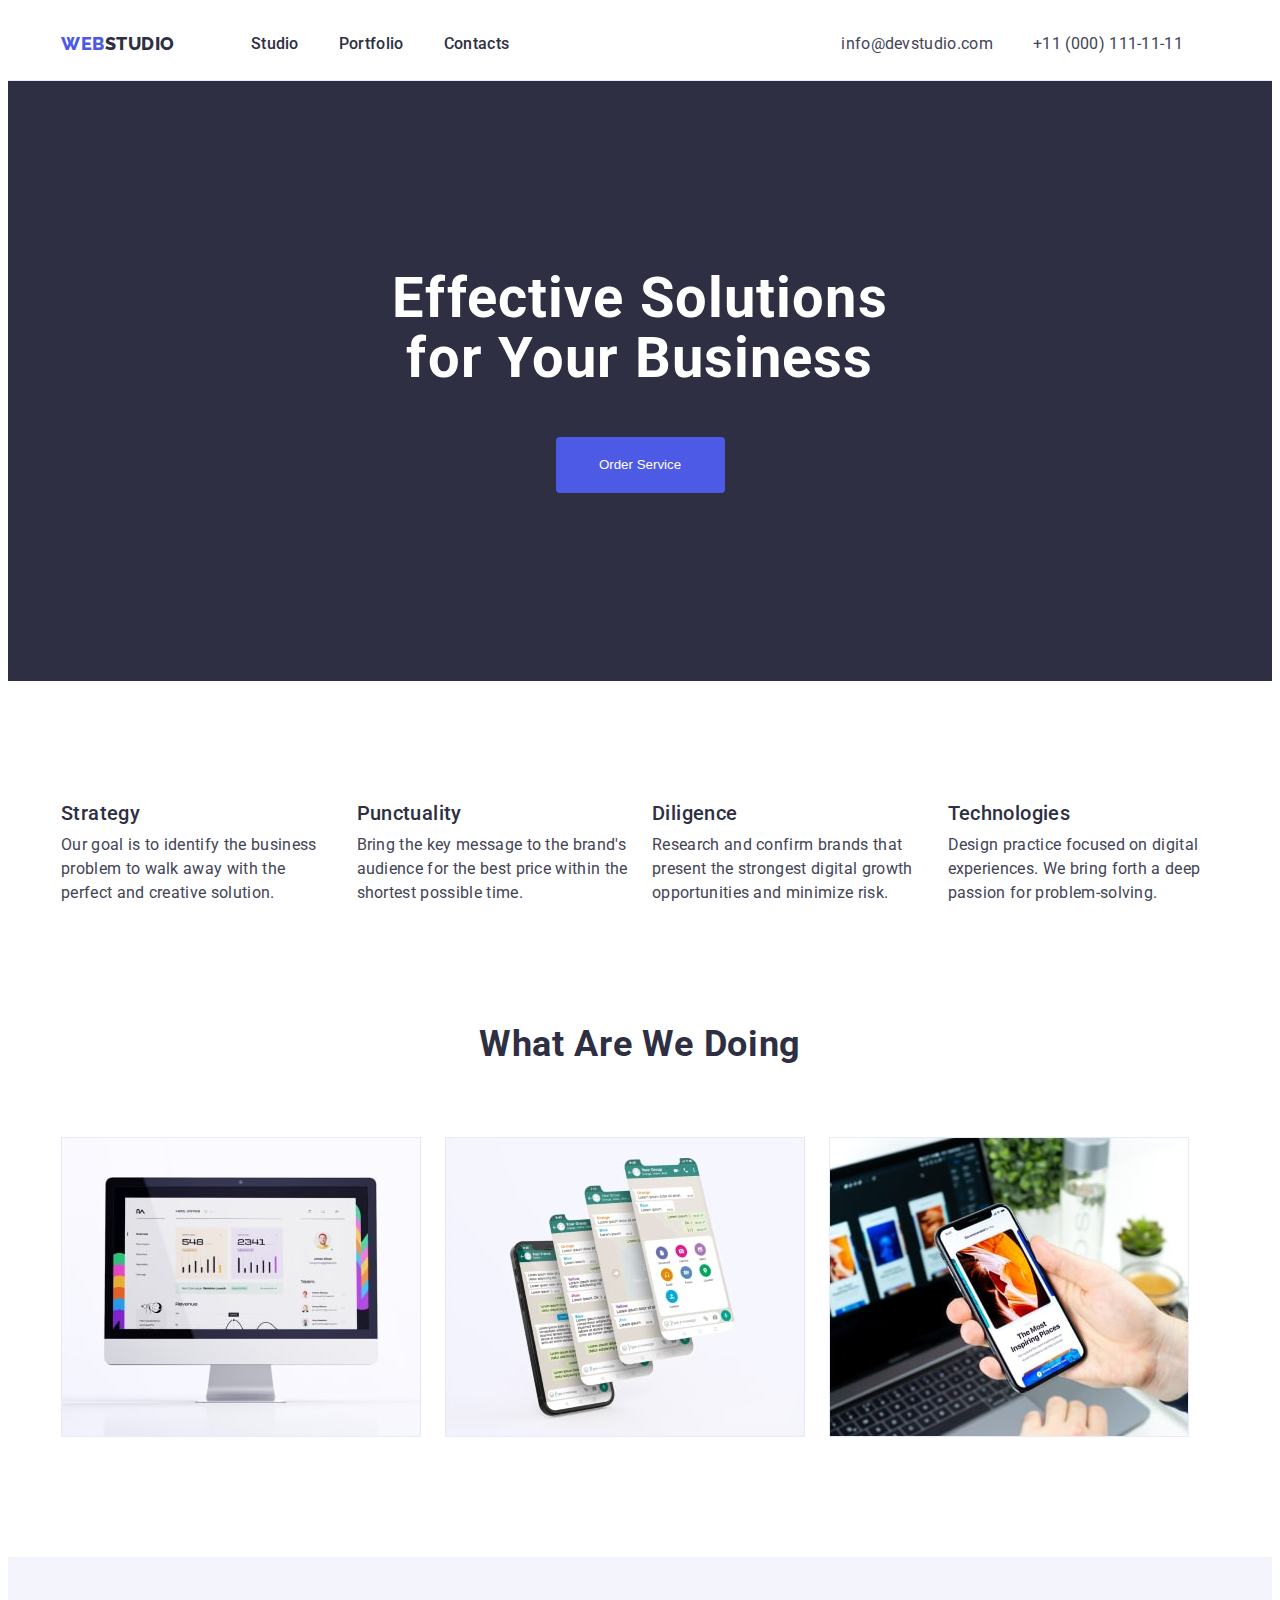
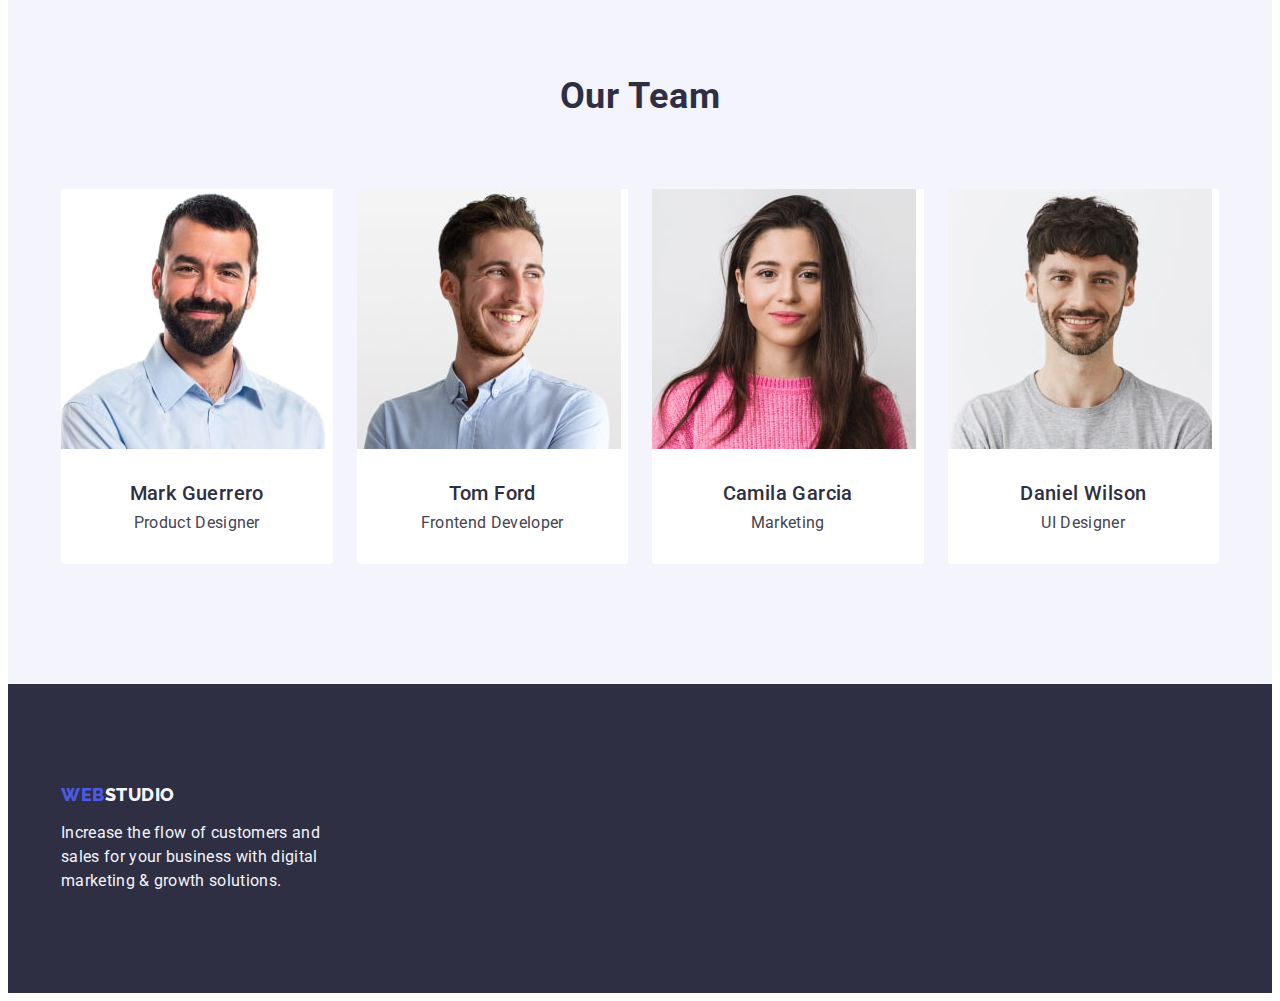
<file: index.html>
<!DOCTYPE html>
<html lang="en">
  <head>
    <meta charset="utf-8" />
    <meta
      name="description"
      content="site of a studio that develops site designs"
    />
    <title>Студія</title>
    <link
      rel="stylesheet"
      href="https://cdnjs.cloudflare.com/ajax/libs/modern-normalize/2.0.0/modern-normalize.min.css"
      integrity="sha512-4xo8blKMVCiXpTaLzQSLSw3KFOVPWhm/TRtuPVc4WG6kUgjH6J03IBuG7JZPkcWMxJ5huwaBpOpnwYElP/m6wg=="
      crossorigin="anonymous"
      referrerpolicy="no-referrer"
    />
    <link rel="preconnect" href="https://fonts.googleapis.com" />
    <link rel="preconnect" href="https://fonts.gstatic.com" crossorigin />
    <link
      href="https://fonts.googleapis.com/css2?family=Raleway:ital,wght@0,400;0,900;1,600;1,800;1,900&family=Roboto:wght@400;500;700&display=swap"
      rel="stylesheet"
    />
    <link rel="stylesheet" href="./css/style.css" />
  </head>
  <body>
    <header class="header">
      <div class="hero-container container">
        <nav class="header-navigation">
          <a href="./index.html" class="header-logo link"
            >Web<span class="header-logo-two">Studio </span></a
          >
          <ul class="header-menu-list list">
            <li class="header-menu-item">
              <a class="header-menu-link link" href="./index.html">Studio</a>
            </li>
            <li class="header-menu-item">
              <a class="header-menu-link link" href="./portfolio.html"
                >Portfolio</a
              >
            </li>
            <li class="header-menu-item">
              <a class="header-menu-link link" href="">Contacts</a>
            </li>
          </ul>
        </nav>

        <address class="menu-address">
          <ul class="menu-address-list list">
            <li class="menu-address-item">
              <a
                class="menu-address-link link"
                href="mailto:info@devstudio.com"
              >
                info@devstudio.com
              </a>
            </li>
            <li class="menu-address-item">
              <a class="menu-address-link link" href="tel:+110001111111"
                >+11 (000) 111-11-11</a
              >
            </li>
          </ul>
        </address>
      </div>
    </header>
    <main>
      <!--Section 1-->
      <section class="hero">
        <div class="container">
          <h1 class="hero-title">Effective Solutions for Your Business</h1>
          <button type="button" class="hero-btn">Order Service</button>
        </div>
      </section>
      <!--Section 2-->
      <section class="advantages">
        <div class="container">
          <h2 class="visually-hidden">Lorem Ipsum</h2>
          <ul class="advantages-list list">
            <li class="advantages-item">
              <h3 class="advantages-subtitle">Strategy</h3>
              <p class="advantages-text">
                Our goal is to identify the business problem to walk away with
                the perfect and creative solution.
              </p>
            </li>
            <li class="advantages-item">
              <h3 class="advantages-subtitle">Punctuality</h3>
              <p class="advantages-text">
                Bring the key message to the brand's audience for the best price
                within the shortest possible time.
              </p>
            </li>
            <li class="advantages-item">
              <h3 class="advantages-subtitle">Diligence</h3>
              <p class="advantages-text">
                Research and confirm brands that present the strongest digital
                growth opportunities and minimize risk.
              </p>
            </li>
            <li class="advantages-item">
              <h3 class="advantages-subtitle">Technologies</h3>
              <p class="advantages-text">
                Design practice focused on digital experiences. We bring forth a
                deep passion for problem-solving.
              </p>
            </li>
          </ul>
        </div>
      </section>
      <!--Section 3-->
      <section class="works">
        <div class="container">
          <h2 class="works-title">What are we doing</h2>
          <ul class="works-list list">
            <li class="works-item">
              <img
                src="./images/img1.jpg"
                width="360"
                height="300"
                alt="computer image"
              />
            </li>
            <li class="works-item">
              <img
                src="./images/img2.jpg"
                width="360"
                height="300"
                alt="phone image"
              />
            </li>
            <li class="works-item">
              <img
                src="./images/img3.jpg"
                width="360"
                height="300"
                alt="design view on phone and computer"
              />
            </li>
          </ul>
        </div>
      </section>
      <!--Section 4-->
      <section class="team">
        <div class="container">
          <h2 class="team-title">Our Team</h2>
          <ul class="team-list list">
            <li class="team-item">
              <img src="./images/teamcard1.jpg" alt="employee 1" />
              <div class="team-container">
                <h3 class="teammate-card">Mark Guerrero</h3>
                <p class="teammate-card-text">Product Designer</p>
              </div>
            </li>
            <li class="team-item">
              <img src="./images/teamcard2.jpg" alt="employee 2" />
              <div class="team-container">
                <h3 class="teammate-card">Tom Ford</h3>
                <p class="teammate-card-text">Frontend Developer</p>
              </div>
            </li>
            <li class="team-item">
              <img src="./images/teamcard3.jpg" alt="employee 3" />
              <div class="team-container">
                <h3 class="teammate-card">Camila Garcia</h3>
                <p class="teammate-card-text">Marketing</p>
              </div>
            </li>
            <li class="team-item">
              <img src="./images/teamcard4.jpg" alt="employee 4" />
              <div class="team-container">
                <h3 class="teammate-card">Daniel Wilson</h3>
                <p class="teammate-card-text">UI Designer</p>
              </div>
            </li>
          </ul>
        </div>
      </section>
    </main>
    <!--Footer-->
    <footer class="footer">
      <div class="container">
        <a href="./index.html" class="footer-logo link"
          >Web<span class="footer-logo-two">Studio </span></a
        >
        <p class="footer-text">
          Increase the flow of customers and sales for your business with
          digital marketing & growth solutions.
        </p>
      </div>
    </footer>
  </body>
</html>
</file>
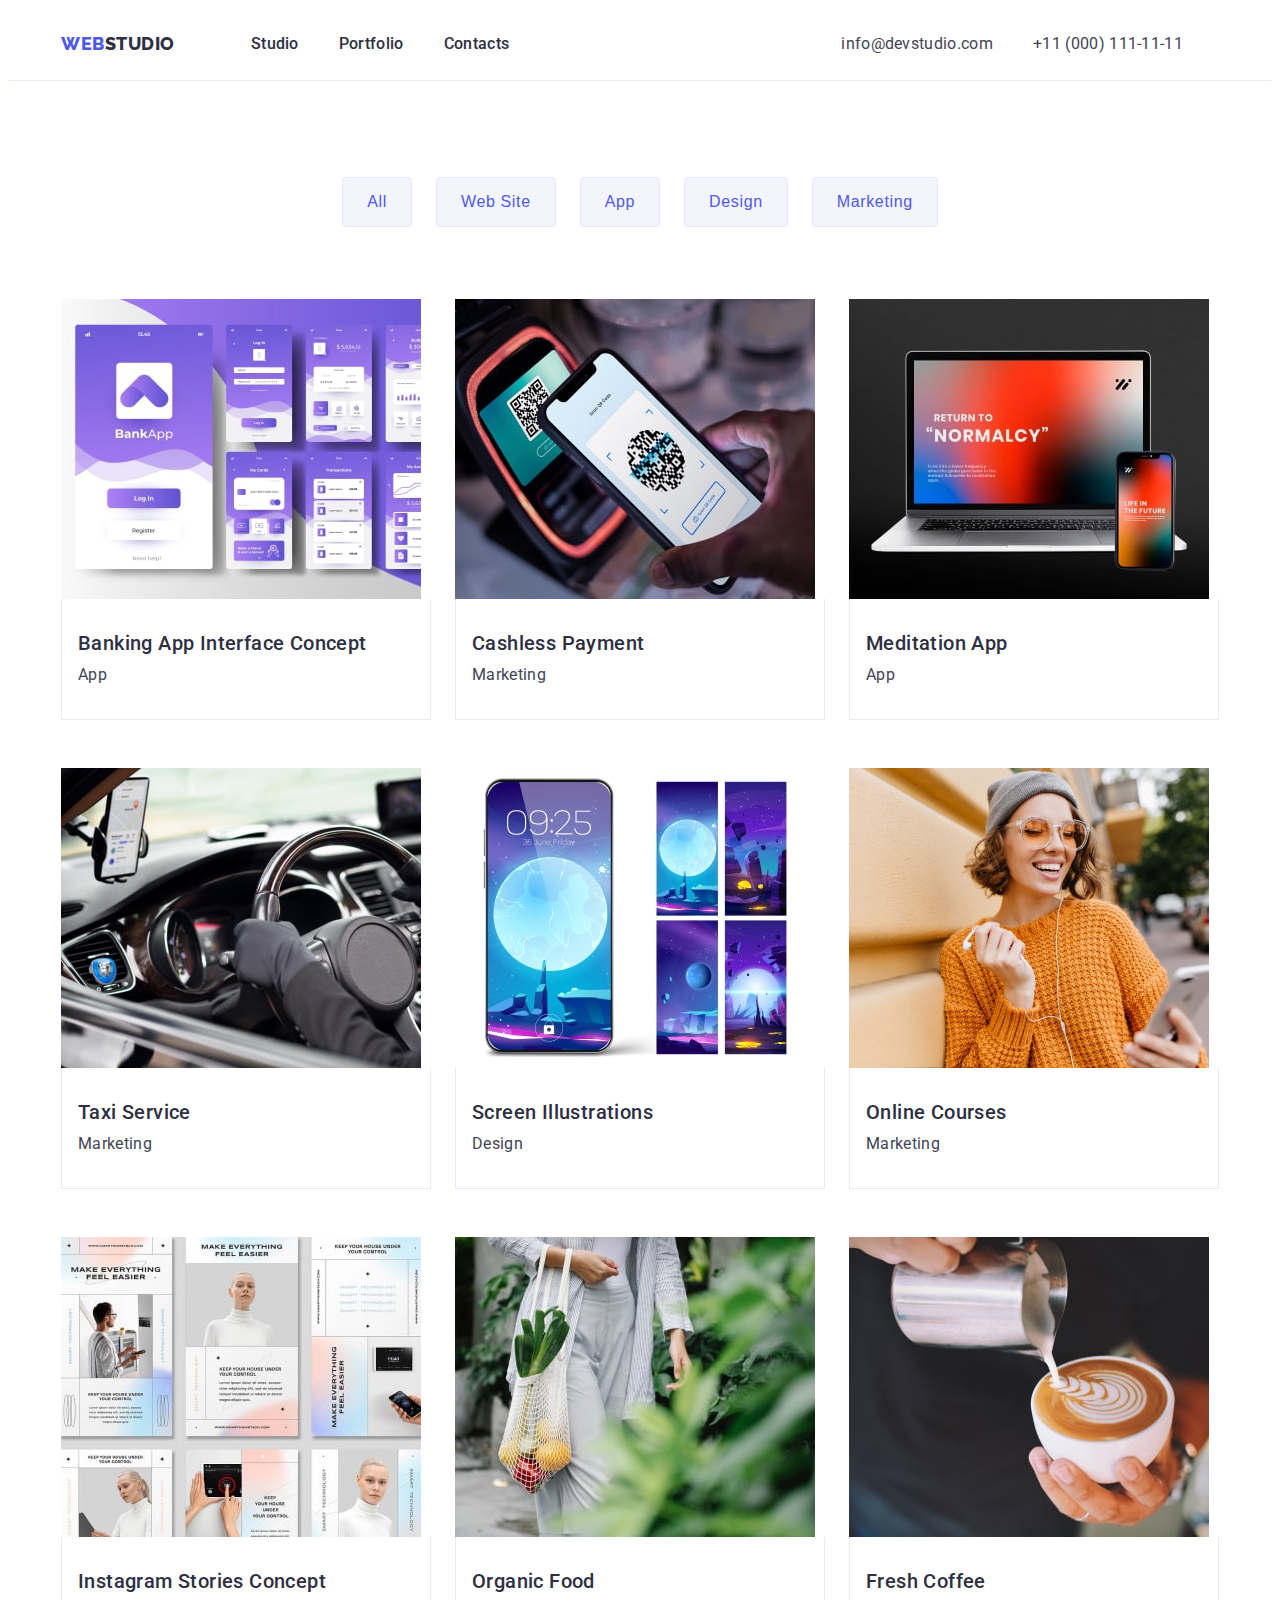
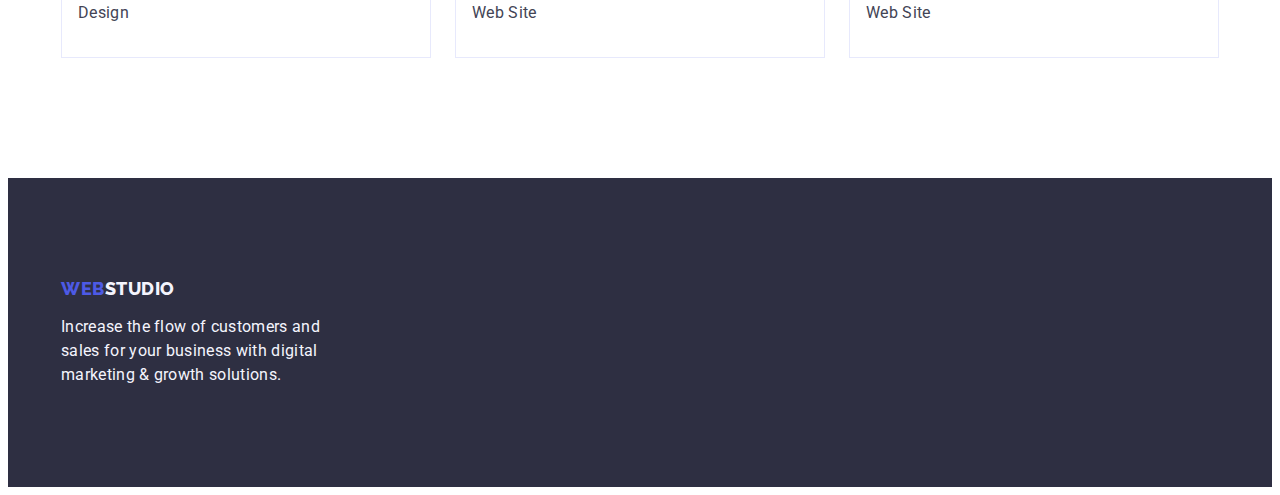
<file: portfolio.html>
<!DOCTYPE html>
<html lang="en">
  <head>
    <meta charset="utf-8" />
    <meta
      name="description"
      content="site of a studio that develops site designs"
    />
    <title>Портфоліо</title>
    <link
      rel="stylesheet"
      href="https://cdnjs.cloudflare.com/ajax/libs/modern-normalize/2.0.0/modern-normalize.min.css"
      integrity="sha512-4xo8blKMVCiXpTaLzQSLSw3KFOVPWhm/TRtuPVc4WG6kUgjH6J03IBuG7JZPkcWMxJ5huwaBpOpnwYElP/m6wg=="
      crossorigin="anonymous"
      referrerpolicy="no-referrer"
    />
    <link rel="preconnect" href="https://fonts.googleapis.com" />
    <link rel="preconnect" href="https://fonts.gstatic.com" crossorigin />
    <link
      href="https://fonts.googleapis.com/css2?family=Raleway:ital,wght@0,400;0,900;1,600;1,800;1,900&family=Roboto:wght@400;500;700&display=swap"
      rel="stylesheet"
    />
    <link rel="stylesheet" href="./css/style.css" />
  </head>
  <body>
    <header class="header">
      <div class="hero-container container">
        <nav class="header-navigation">
          <a href="./index.html" class="header-logo link"
            >Web<span class="header-logo-two">Studio </span></a
          >
          <ul class="header-menu-list list">
            <li class="header-menu-item">
              <a class="header-menu-link link" href="./index.html">Studio</a>
            </li>
            <li class="header-menu-item">
              <a class="header-menu-link link" href="./portfolio.html"
                >Portfolio</a
              >
            </li>
            <li class="header-menu-item">
              <a class="header-menu-link link" href="">Contacts</a>
            </li>
          </ul>
        </nav>

        <address class="menu-address">
          <ul class="menu-address-list list">
            <li class="menu-address-item">
              <a
                class="menu-address-link link"
                href="mailto:info@devstudio.com"
              >
                info@devstudio.com
              </a>
            </li>
            <li class="menu-address-item">
              <a class="menu-address-link link" href="tel:+110001111111"
                >+11 (000) 111-11-11</a
              >
            </li>
          </ul>
        </address>
      </div>
    </header>

    <main>
      <section class="projects">
        <div class="projects-container container">
          <h1 class="visually-hidden">Lorem ipsum</h1>
          <ul class="projects-menu-list list">
            <li class="projects-menu-item">
              <button class="projects-btn" type="button">All</button>
            </li>
            <li class="projects-menu-item">
              <button class="projects-btn" type="button">Web Site</button>
            </li>
            <li class="projects-menu-item">
              <button class="projects-btn" type="button">App</button>
            </li>
            <li class="projects-menu-item">
              <button class="projects-btn" type="button">Design</button>
            </li>
            <li class="projects-menu-item">
              <button class="projects-btn" type="button">Marketing</button>
            </li>
          </ul>
          <ul class="projects-block-list list">
            <li class="projects-block-item">
              <a href="" class="projects-block-link link">
                <img src="./images/portf1.jpg" alt="bank app design" />
                <div class="project-block-container">
                  <h2 class="projects-block-title">
                    Banking App Interface Concept
                  </h2>
                  <p class="projects-block-text">App</p>
                </div>
              </a>
            </li>
            <li class="projects-block-item">
              <a href="" class="projects-block-link link">
                <img
                  src="./images/portf2.jpg"
                  alt="payment via phone and terminal"
                />
                <div class="project-block-container">
                  <h2 class="projects-block-title">Cashless Payment</h2>
                  <p class="projects-block-text">Marketing</p>
                </div>
              </a>
            </li>
            <li class="projects-block-item">
              <a href="" class="projects-block-link link">
                <img src="./images/portf3.jpg" alt="laptop image" />
                <div class="project-block-container">
                  <h2 class="projects-block-title">Meditation App</h2>
                  <p class="projects-block-text">App</p>
                </div>
              </a>
            </li>
            <li class="projects-block-item">
              <a href="" class="projects-block-link link">
                <img
                  src="./images/portf4.jpg"
                  alt="car dashboard image with phone"
                />
                <div class="project-block-container">
                  <h2 class="projects-block-title">Taxi Service</h2>
                  <p class="projects-block-text">Marketing</p>
                </div>
              </a>
            </li>
            <li class="projects-block-item">
              <a href="" class="projects-block-link link">
                <img src="./images/portf5.jpg" alt="phone wallpaper design" />
                <div class="project-block-container">
                  <h2 class="projects-block-title">Screen Illustrations</h2>
                  <p class="projects-block-text">Design</p>
                </div>
              </a>
            </li>
            <li class="projects-block-item">
              <a href="" class="projects-block-link link">
                <img src="./images/portf6.jpg" alt="smiling girl" />
                <div class="project-block-container">
                  <h2 class="projects-block-title">Online Courses</h2>
                  <p class="projects-block-text">Marketing</p>
                </div>
              </a>
            </li>
            <li class="projects-block-item">
              <a href="" class="projects-block-link link">
                <img src="./images/portf7.jpg" alt="product presentation" />
                <div class="project-block-container">
                  <h2 class="projects-block-title">
                    Instagram Stories Concept
                  </h2>
                  <p class="projects-block-text">Design</p>
                </div>
              </a>
            </li>
            <li class="projects-block-item">
              <a href="" class="projects-block-link link">
                <img
                  src="./images/portf8.jpg"
                  alt="bag with fresh vegetables"
                />
                <div class="project-block-container">
                  <h2 class="projects-block-title">Organic Food</h2>
                  <p class="projects-block-text">Web Site</p>
                </div>
              </a>
            </li>
            <li class="projects-block-item">
              <a href="" class="projects-block-link link">
                <img
                  src="./images/portf9.jpg"
                  alt="coffee cup with heart pattern"
                />
                <div class="project-block-container">
                  <h2 class="projects-block-title">Fresh Coffee</h2>
                  <p class="projects-block-text">Web Site</p>
                </div>
              </a>
            </li>
          </ul>
        </div>
      </section>
    </main>
    <!--Footer-->
    <footer class="footer">
      <div class="container">
        <a href="./index.html" class="footer-logo link"
          >Web<span class="footer-logo-two">Studio </span></a
        >
        <p class="footer-text">
          Increase the flow of customers and sales for your business with
          digital marketing & growth solutions.
        </p>
      </div>
    </footer>
  </body>
</html>
</file>
<file: css/style.css>
:root {
  --iris-color: #4d5ae5;
  --ocean-color: #404bbf;
  --navyblue-color: #2e2f42;
  --green-color: #31d0aa;
  --slate-color: #434455;
  --light-slate-color: #8e8f99;
  --cornflower-color: #e7e9fc;
  --cloud-color: #f4f4fd;
  --white-color: #ffffff;
  --dairy-color: #fcfcfc;
}
body {
  font-family: "Roboto", sans-serif;
  background-color: #fff;
  color: var(--navyblue-color);
}
.h1,
h2,
h3,
p {
  margin: 0;
}
ul {
  margin: 0;
  padding-left: 0;
}

.link {
  text-decoration: none;
}

.list {
  list-style-type: none;
}
img {
  display: block;
}
.visually-hidden {
  position: absolute;
  width: 1px;
  height: 1px;
  margin: -1px;
  border: 0;
  padding: 0;

  white-space: nowrap;
  clip-path: inset(100%);
  clip: rect(0 0 0 0);
  overflow: hidden;
}
.container {
  align-items: center;
  max-width: 1158px;
  margin: 0 auto;
  padding: 0 15px;
}

/**------------Header------------**/
.header {
  padding: 0x 0;
  border-bottom: 1px solid var(--cornflower, #e7e9fc);
}
.hero {
  padding: 188px 0;
}
.hero-container {
  display: flex;
}
.header-navigation {
  display: flex;
  align-items: center;
  margin-right: 332px;
}
.header-logo {
  color: var(--iris-color);
  font-family: "Raleway";
  font-size: 18px;
  font-weight: 800;
  line-height: 1.17;
  letter-spacing: 0.03em;
  text-transform: uppercase;
  margin-right: 76px;
}

.header-menu-list {
  display: flex;
  gap: 40px;
}
.header-menu-link {
  padding: 24px 0;
}
.header-logo-two {
  color: var(--navyblue-color);
  font-family: "Raleway";
  font-size: 18px;
  font-weight: 800;
  line-height: 1.17;
  letter-spacing: 0.03em;
  text-transform: uppercase;
}

.header-menu-link {
  color: var(--navyblue-color);
  font-size: 16px;
  font-weight: 500;
  line-height: 1.5;
  letter-spacing: 0.02em;
}

.header-menu-link:hover,
.header-menu-link:focus {
  color: var(--ocean-color);
}

.header-menu-link:active {
  color: var(--ocean-color);
}

.menu-address {
  display: flex;
}
.menu-address-item {
  padding: 24px 0;
}

.menu-address-list {
  display: flex;
  align-items: center;
  gap: 40px;
}
.menu-address-link:hover,
.menu-address-link:focus,
.menu-address-link:active {
  color: var(--ocean-color);
}
.menu-address-link {
  color: var(--slate-color);
  font-style: normal;
  font-size: 16px;
  line-height: 1.5;
  letter-spacing: 0.02em;
  display: flex;
  gap: 40px;
}

.hero {
  background-color: var(--navyblue-color);
}

.hero-title {
  color: var(--white-color);
  text-align: center;
  font-size: 56px;
  font-weight: 700;
  line-height: 1.07;
  letter-spacing: 0.02em;
  max-width: 496px;
  margin: 0 auto;
}

.hero-btn {
  background-color: var(--iris-color);
  color: var(--white-color);
  display: block;
  min-width: 169px;
  height: 56px;
  border: none;
  border-radius: 4px;
  cursor: pointer;
  margin: 48px auto 0;
}

.hero-btn:hover,
.hero-btn:focus {
  background-color: var(--ocean-color);
}

/*----------Advantages----------*/

.advantages {
  padding: 120px 0;
}
.advantages-subtitle {
  color: var(--navyblue-color);
  font-size: 20px;
  font-weight: 500;
  line-height: 1.2;
  letter-spacing: 0.02em;
}
.advantages-list {
  display: flex;
  gap: 24px;
  align-content: stretch;
}

.advantages-item {
  flex-basis: calc((100% - 72px) / 4);
}
.advantages-text {
  color: var(--slate-color);
  font-size: 16px;
  line-height: 1.5;
  letter-spacing: 0.02em;
}
.advantages-subtitle {
  margin-bottom: 8px;
}
/*--------------Works---------------*/

.works {
  padding: 0 0 120px 0;
}
.works-title {
  color: var(--navyblue-color);
  text-align: center;
  font-size: 36px;
  font-weight: 700;
  line-height: 1.11;
  letter-spacing: 0.02em;
  text-transform: capitalize;
  margin-bottom: 72px;
}
.works-list {
  display: flex;
  gap: 24px;
}

/*----------------Team----------------*/

.team {
  background-color: var(--cloud-color);
  padding: 120px 0;
}

.team-list {
  display: flex;
  gap: 24px;
}
.team-title {
  color: var(--navyblue-color);
  text-align: center;
  font-size: 36px;
  font-weight: 700;
  line-height: 1.11;
  letter-spacing: 0.02em;
  text-transform: capitalize;
  margin-bottom: 72px;
}

.team-item {
  background-color: var(--white-color);
  flex-basis: calc((100% - 3 * 24px) / 4);
  border-radius: 0px 0px 4px 4px;
}

.teammate-card {
  color: var(--navyblue-color);
  text-align: center;
  font-size: 20px;
  font-weight: 500;
  line-height: 1.2;
  letter-spacing: 0.02em;
  margin-bottom: 8px;
}

.teammate-card-text {
  color: var(--slate-color);
  text-align: center;
  font-size: 16px;
  line-height: 1.5x;
  letter-spacing: 0.02em;
  padding: 0 0 0 0;
}
.team-container {
  padding: 32px 0;
}

/*-------------Footer-----------------*/

.footer {
  background-color: var(--navyblue-color);
  padding: 100px 0;
}
.footer-logo {
  color: var(--iris-color);
  font-size: 18px;
  font-family: "Raleway";
  font-weight: 800;
  line-height: 1.17;
  letter-spacing: 0.03em;
  text-transform: uppercase;
  display: inline-block;
  margin-bottom: 16px;
}

.footer-logo-two {
  color: var(--cloud-color);
  font-size: 18px;
  font-weight: 800;
  line-height: 1.17;
  letter-spacing: 0.03em;
  text-transform: uppercase;
}

.footer-text {
  color: var(--cloud-color);
  font-size: 16px;
  line-height: 1.5;
  letter-spacing: 0.02em;
  max-width: 264px;
}

/*-------------Page Portfolio---------------*/

.projects-btn {
  background-color: var(--cloud-color);
  color: var(--iris-color);
  text-align: center;
  font-size: 16px;
  font-weight: 500;
  line-height: 1.5;
  letter-spacing: 0.04em;
  padding: 12px 24px;
  border: 1px solid var(--cornflower-color);
  border-radius: 4px;
}

.projects-btn:hover,
.projects-btn:focus,
.projects-btn:active {
  background-color: var(--ocean-color);
  color: var(--white-color);
  border: 1px solid transparent;
}

.projects-block-title {
  color: var(--navyblue-color);
  font-size: 20px;
  font-weight: 500;
  line-height: 1.2;
  letter-spacing: 0.02em;
  margin-bottom: 8px;
}

.projects-block-text {
  color: var(--slate-color);
  font-size: 16px;
  line-height: 1.5;
  letter-spacing: 0.02em;
  padding: 0;
}
.projects {
  padding-top: 96px;
  padding-bottom: 120px;
}
.projects-menu-list {
  display: flex;
  justify-content: center;
  gap: 24px;
  margin-bottom: 72px;
}
.projects-block-list {
  display: flex;
  flex-wrap: wrap;
  column-gap: 24px;
  row-gap: 48px;
}
.projects-block-item {
  width: calc((100% - 48px) / 3);
}
.project-block-container {
  padding: 32px 16px;
  border: 1px solid var(--cornflower-color);
  border-top: none;
  margin-bottom: 0;
}
</file>
